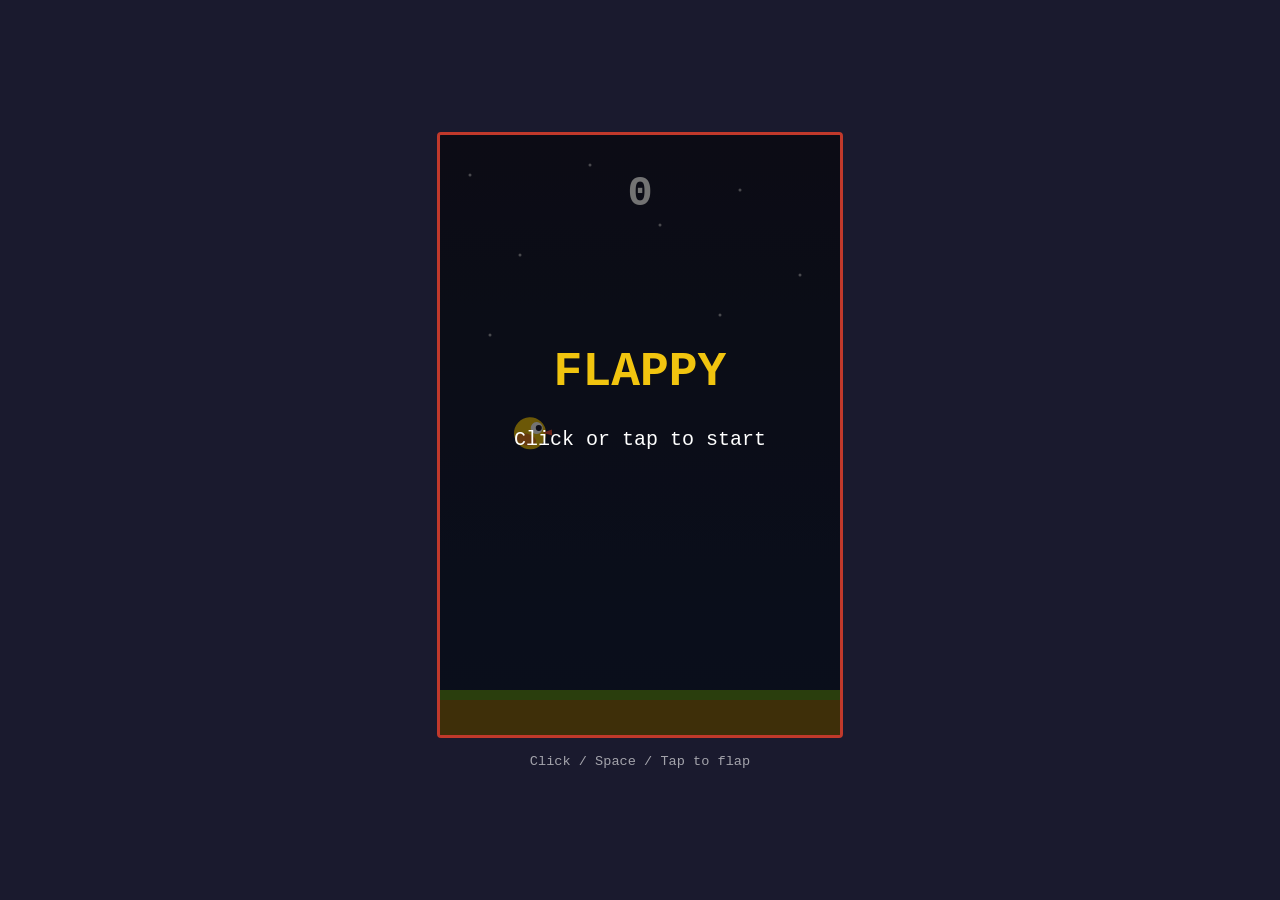
<file: flappy.html>
<!DOCTYPE html>
<html lang="en">
<head>
  <meta charset="UTF-8"/>
  <meta name="viewport" content="width=device-width, initial-scale=1.0"/>
  <title>Flappy Bird</title>
  <style>
    * { margin: 0; padding: 0; box-sizing: border-box; }

    body {
      background: #1a1a2e;
      display: flex;
      flex-direction: column;
      align-items: center;
      justify-content: center;
      min-height: 100vh;
      font-family: 'Courier New', monospace;
    }

    canvas {
      border: 3px solid #c0392b;
      border-radius: 4px;
      display: block;
      cursor: pointer;
    }

    #ui {
      color: white;
      text-align: center;
      margin-top: 1rem;
      font-size: 0.85rem;
      opacity: 0.6;
    }
  </style>
</head>
<body>

<canvas id="c" width="400" height="600"></canvas>
<div id="ui">Click / Space / Tap to flap</div>

<script>
const canvas = document.getElementById('c');
const ctx = canvas.getContext('2d');

const W = canvas.width;
const H = canvas.height;

const GRAVITY    = 0.45;
const FLAP_POWER = -9;
const PIPE_W     = 58;
const GAP        = 160;
const PIPE_SPEED = 2.8;
const BIRD_X     = 90;
const BIRD_R     = 16;

let bird, pipes, score, best, state, frame;

function init() {
  bird  = { y: H / 2, vy: 0, angle: 0 };
  pipes = [];
  score = 0;
  frame = 0;
  state = 'idle'; // idle | play | dead
}

function flap() {
  if (state === 'dead') { init(); return; }
  if (state === 'idle') state = 'play';
  bird.vy = FLAP_POWER;
}

document.addEventListener('keydown', e => { if (e.code === 'Space') { e.preventDefault(); flap(); } });
canvas.addEventListener('click', flap);
canvas.addEventListener('touchstart', e => { e.preventDefault(); flap(); }, { passive: false });

function spawnPipe() {
  const top = 80 + Math.random() * (H - GAP - 160);
  pipes.push({ x: W + PIPE_W, top, scored: false });
}

function drawBird() {
  ctx.save();
  ctx.translate(BIRD_X, bird.y);
  ctx.rotate(bird.angle);

  // body
  ctx.fillStyle = '#f1c40f';
  ctx.beginPath();
  ctx.arc(0, 0, BIRD_R, 0, Math.PI * 2);
  ctx.fill();

  // wing
  ctx.fillStyle = '#e67e22';
  ctx.beginPath();
  ctx.ellipse(-4, 6, 10, 6, 0.3, 0, Math.PI * 2);
  ctx.fill();

  // eye
  ctx.fillStyle = 'white';
  ctx.beginPath();
  ctx.arc(7, -5, 6, 0, Math.PI * 2);
  ctx.fill();
  ctx.fillStyle = '#1a1a2e';
  ctx.beginPath();
  ctx.arc(9, -5, 3, 0, Math.PI * 2);
  ctx.fill();

  // beak
  ctx.fillStyle = '#e74c3c';
  ctx.beginPath();
  ctx.moveTo(13, 0);
  ctx.lineTo(22, -3);
  ctx.lineTo(22, 3);
  ctx.closePath();
  ctx.fill();

  ctx.restore();
}

function drawPipe(p) {
  const radius = 6;

  // gradient on pipes
  const gTop = ctx.createLinearGradient(p.x, 0, p.x + PIPE_W, 0);
  gTop.addColorStop(0, '#27ae60');
  gTop.addColorStop(0.5, '#2ecc71');
  gTop.addColorStop(1, '#1e8449');

  ctx.fillStyle = gTop;

  // top pipe body
  roundRect(ctx, p.x, 0, PIPE_W, p.top, radius);
  ctx.fill();

  // top pipe cap
  ctx.fillStyle = '#1a8a45';
  roundRect(ctx, p.x - 5, p.top - 24, PIPE_W + 10, 24, radius);
  ctx.fill();

  // bottom pipe body
  const botY = p.top + GAP;
  ctx.fillStyle = gTop;
  roundRect(ctx, p.x, botY, PIPE_W, H - botY, radius);
  ctx.fill();

  // bottom pipe cap
  ctx.fillStyle = '#1a8a45';
  roundRect(ctx, p.x - 5, botY, PIPE_W + 10, 24, radius);
  ctx.fill();
}

function roundRect(ctx, x, y, w, h, r) {
  ctx.beginPath();
  ctx.moveTo(x + r, y);
  ctx.lineTo(x + w - r, y);
  ctx.quadraticCurveTo(x + w, y, x + w, y + r);
  ctx.lineTo(x + w, y + h - r);
  ctx.quadraticCurveTo(x + w, y + h, x + w - r, y + h);
  ctx.lineTo(x + r, y + h);
  ctx.quadraticCurveTo(x, y + h, x, y + h - r);
  ctx.lineTo(x, y + r);
  ctx.quadraticCurveTo(x, y, x + r, y);
  ctx.closePath();
}

function drawBg() {
  // sky gradient
  const sky = ctx.createLinearGradient(0, 0, 0, H);
  sky.addColorStop(0, '#1a1a2e');
  sky.addColorStop(1, '#16213e');
  ctx.fillStyle = sky;
  ctx.fillRect(0, 0, W, H);

  // ground
  ctx.fillStyle = '#8B6914';
  ctx.fillRect(0, H - 40, W, 40);
  ctx.fillStyle = '#5D8A1C';
  ctx.fillRect(0, H - 45, W, 10);

  // stars (static seed)
  ctx.fillStyle = 'rgba(255,255,255,0.6)';
  const stars = [[30,40],[80,120],[150,30],[220,90],[300,55],[360,140],[50,200],[280,180]];
  stars.forEach(([sx, sy]) => {
    ctx.beginPath();
    ctx.arc(sx, sy, 1.5, 0, Math.PI * 2);
    ctx.fill();
  });
}

function drawScore() {
  ctx.fillStyle = 'white';
  ctx.font = 'bold 42px Courier New';
  ctx.textAlign = 'center';
  ctx.fillText(score, W / 2, 70);

  if (best > 0) {
    ctx.font = '16px Courier New';
    ctx.fillStyle = 'rgba(255,255,255,0.5)';
    ctx.fillText('best ' + best, W / 2, 95);
  }
}

function drawOverlay() {
  ctx.fillStyle = 'rgba(0,0,0,0.55)';
  ctx.fillRect(0, 0, W, H);

  ctx.textAlign = 'center';

  if (state === 'idle') {
    ctx.fillStyle = '#f1c40f';
    ctx.font = 'bold 48px Courier New';
    ctx.fillText('FLAPPY', W/2, H/2 - 50);
    ctx.fillStyle = 'white';
    ctx.font = '20px Courier New';
    ctx.fillText('Click or tap to start', W/2, H/2 + 10);
  }

  if (state === 'dead') {
    ctx.fillStyle = '#e74c3c';
    ctx.font = 'bold 48px Courier New';
    ctx.fillText('GAME OVER', W/2, H/2 - 60);
    ctx.fillStyle = 'white';
    ctx.font = '24px Courier New';
    ctx.fillText('Score: ' + score, W/2, H/2 - 10);
    if (score === best && best > 0) {
      ctx.fillStyle = '#f1c40f';
      ctx.font = '18px Courier New';
      ctx.fillText('New best!', W/2, H/2 + 20);
    }
    ctx.fillStyle = 'rgba(255,255,255,0.7)';
    ctx.font = '18px Courier New';
    ctx.fillText('Click to play again', W/2, H/2 + 56);
  }
}

function collides(p) {
  const bx = BIRD_X, by = bird.y;
  if (bx + BIRD_R > p.x && bx - BIRD_R < p.x + PIPE_W) {
    if (by - BIRD_R < p.top || by + BIRD_R > p.top + GAP) return true;
  }
  if (by + BIRD_R >= H - 40) return true;
  if (by - BIRD_R <= 0) return true;
  return false;
}

function loop() {
  requestAnimationFrame(loop);
  frame++;

  drawBg();

  if (state === 'play') {
    // physics
    bird.vy += GRAVITY;
    bird.y  += bird.vy;
    bird.angle = Math.min(Math.max(bird.vy * 0.06, -0.5), 1.2);

    // spawn pipes
    if (frame % 90 === 0) spawnPipe();

    // update & draw pipes
    pipes.forEach(p => {
      p.x -= PIPE_SPEED;
      drawPipe(p);
      if (!p.scored && p.x + PIPE_W < BIRD_X) {
        p.scored = true;
        score++;
      }
      if (collides(p)) {
        state = 'dead';
        if (score > (best || 0)) best = score;
      }
    });
    pipes = pipes.filter(p => p.x > -PIPE_W - 10);

    // ground collision
    if (bird.y + BIRD_R >= H - 40) {
      state = 'dead';
      if (score > (best || 0)) best = score;
    }
  }

  if (state === 'idle') {
    // gentle bob
    bird.y = H / 2 + Math.sin(frame * 0.05) * 8;
    bird.angle = Math.sin(frame * 0.05) * 0.2;
  }

  drawBird();
  drawScore();

  if (state !== 'play') drawOverlay();
}

init();
loop();
</script>
</body>
</html>
</file>
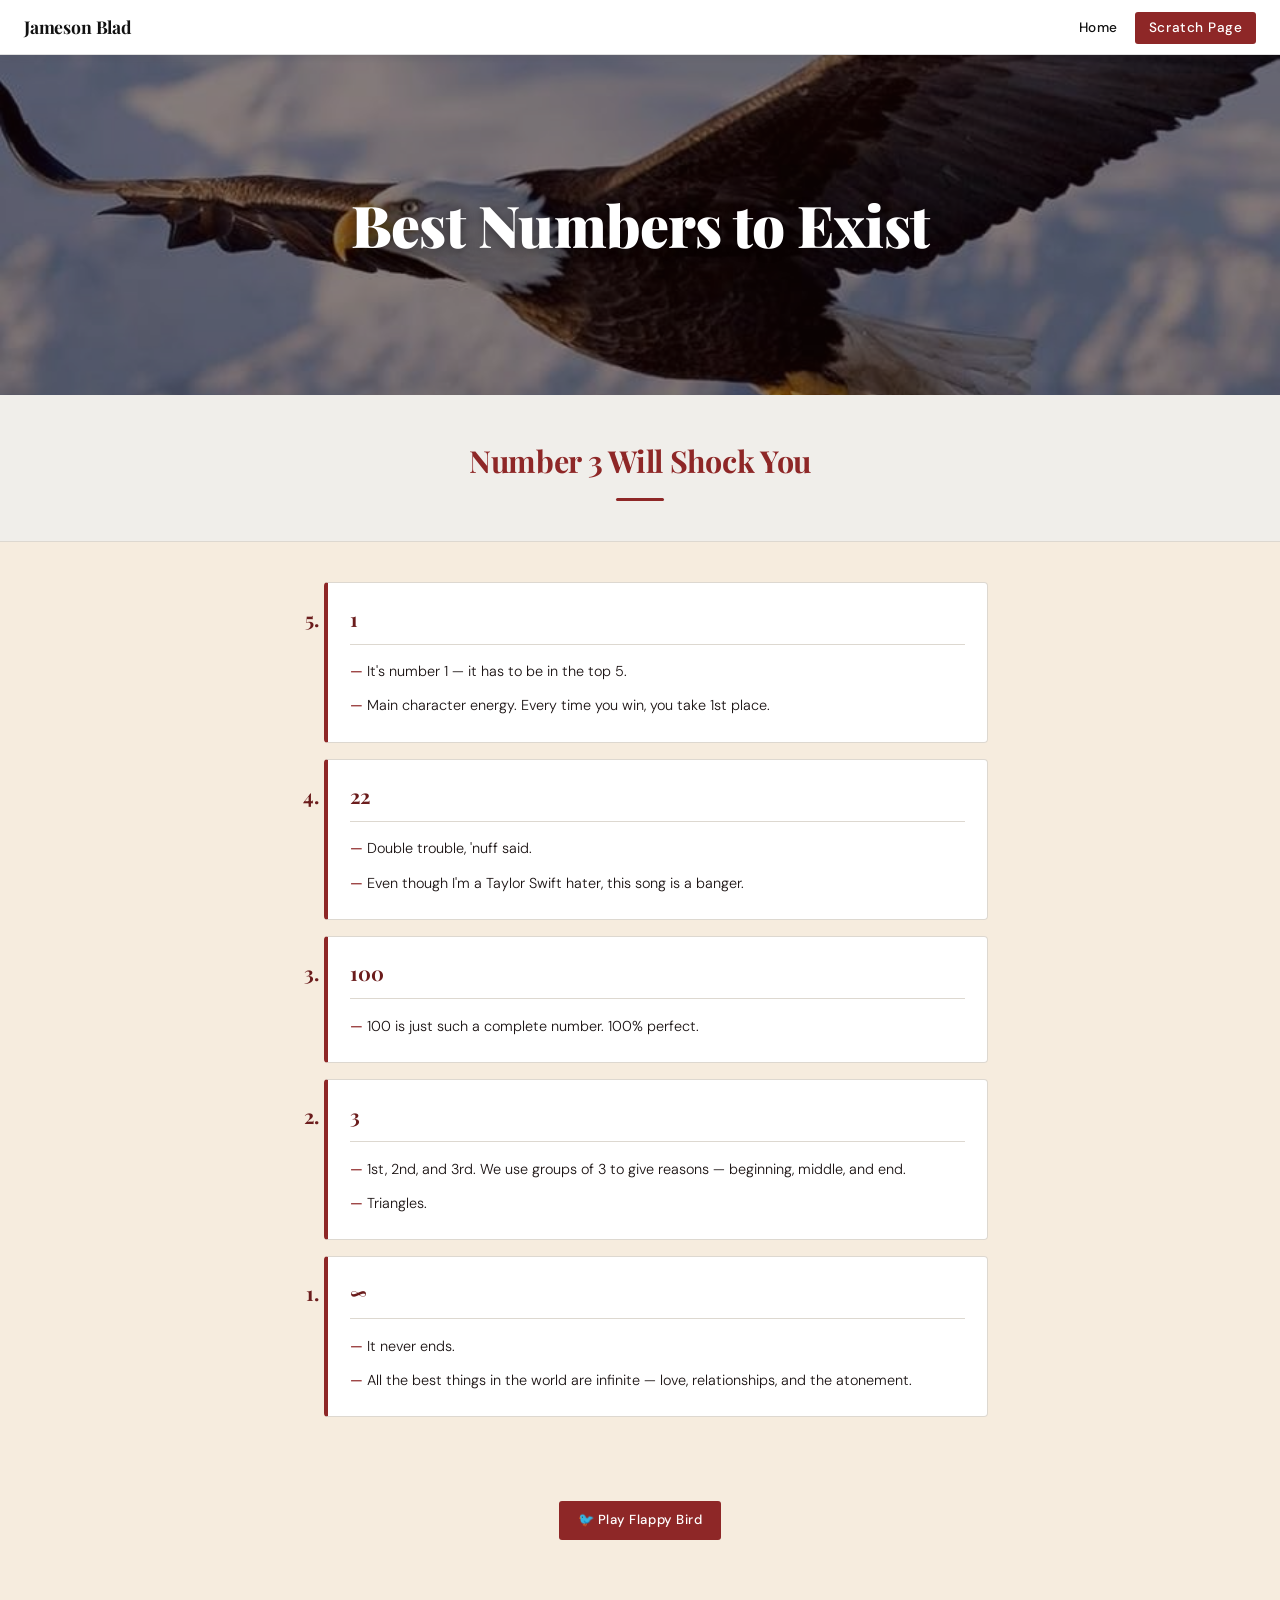
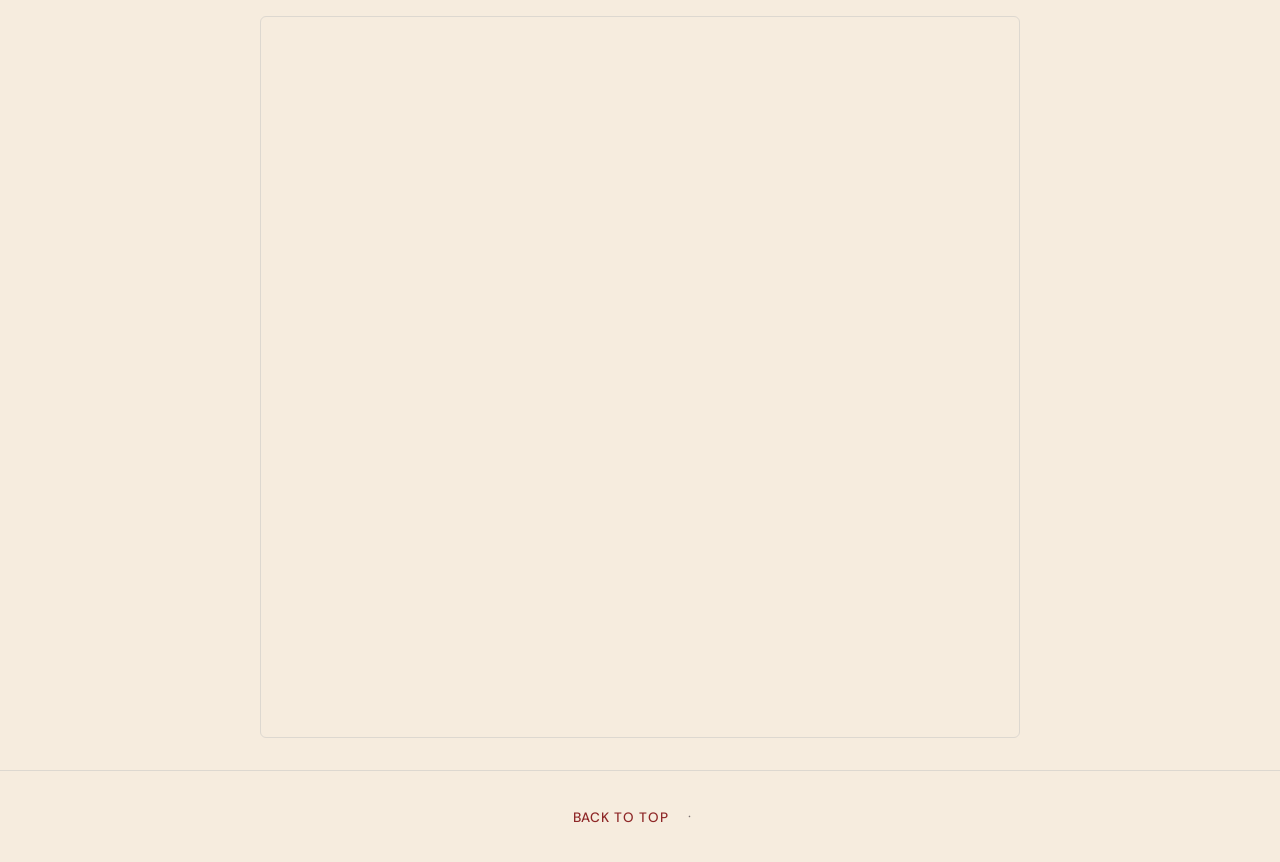
<file: fromscratch.html>
<!DOCTYPE html>
<html lang="en">
<head>
  <meta charset="UTF-8"/>
  <meta name="viewport" content="width=device-width, initial-scale=1.0"/>
  <title>Best Numbers to Exist</title>
  <link rel="stylesheet" href="css/mystyle.css"/>
  <style>
    /* ── SHARED NAV (matches index.html feel) ── */
    .site-nav {
      display: flex;
      align-items: center;
      justify-content: space-between;
      background: #fff;
      border-bottom: 1px solid #e0e0e0;
      box-shadow: 0 2px 8px rgba(0,0,0,0.06);
      padding: 0.75rem 1.5rem;
      position: sticky;
      top: 0;
      z-index: 100;
    }

    .site-nav .brand {
      font-family: 'Playfair Display', serif;
      font-weight: 700;
      font-size: 1.1rem;
      color: #111 !important;
      text-decoration: none;
      letter-spacing: -0.01em;
    }

    .site-nav ul {
      list-style: none;
      margin: 0;
      padding: 0;
      display: flex;
      gap: 0.25rem;
    }

    .site-nav ul li a {
      color: #111 !important;
      text-decoration: none;
      font-family: 'DM Sans', sans-serif;
      font-size: 0.85rem;
      font-weight: 500;
      letter-spacing: 0.04em;
      padding: 0.45rem 0.85rem;
      border-radius: 3px;
      transition: background 0.18s, color 0.18s;
    }

    .site-nav ul li a:hover {
      background: #f0eeea;
      color: #8e2727 !important;
    }

    .site-nav ul li a.active {
      background: #8e2727;
      color: #fff !important;
    }

    @media (max-width: 520px) {
      .site-nav .brand { font-size: 0.95rem; }
      .site-nav ul li a { padding: 0.4rem 0.55rem; font-size: 0.78rem; }
    }
  </style>
  <header id="top"></header>
</head>

<body>

  <!-- Shared site navigation -->
  <nav class="site-nav" id="top">
    <a href="index.html" class="brand">Jameson Blad</a>
    <ul>
      <li><a href="index.html">Home</a></li>
      <li><a href="fromscratch.html" class="active">Scratch Page</a></li>
      
    </ul>
  </nav>

  <!-- Hero -->
  <div class="backgroundimage">
    <h1>Best Numbers to Exist</h1>
  </div>

  <!-- Subheading -->
  <div class="subheading centertext">
    <h2>Number 3 Will Shock You</h2>
  </div>

  <!-- The list -->
  <div class="leftlist blockdesign">
    <ol reversed style="list-style: decimal; padding-left: 2rem;">

        <li>1
          <ul>
            <li>It's number 1 — it has to be in the top 5.</li>
            <li>Main character energy. Every time you win, you take 1st place.</li>
          </ul>
        </li>

        <li>22
          <ul>
            <li>Double trouble, 'nuff said.</li>
            <li>Even though I'm a Taylor Swift hater, this song is a banger.</li>
          </ul>
        </li>

        <li>100
          <ul>
            <li>100 is just such a complete number. 100% perfect.</li>
          </ul>
        </li>

        <li>3
          <ul>
            <li>1st, 2nd, and 3rd. We use groups of 3 to give reasons — beginning, middle, and end.</li>
            <li>Triangles.</li>
          </ul>
        </li>

        <li>∞
          <ul>
            <li>It never ends.</li>
            <li>All the best things in the world are infinite — love, relationships, and the atonement.</li>
          </ul>
        </li>

      </ol>
  </div>

  <!-- Flappy Bird link -->
  <div style="text-align:center; padding: 0.5rem 0 1.5rem;">
    <a href="flappy.html" class="nav-btn">🐦 Play Flappy Bird</a>
  </div>

  <!-- Embedded YouTube video -->
  <div class="video-wrapper">
    <iframe
      src="https://www.youtube.com/embed/z3R6zES7H8w?si=jUhx-YtwiMtBSwX2"
      title="YouTube video"
      allow="accelerometer; autoplay; clipboard-write; encrypted-media; gyroscope; picture-in-picture"
      allowfullscreen>
    </iframe>
  </div>

        <div class='tableauPlaceholder' id='viz1776231866737' style='position: relative'><noscript><a href='#'><img alt='Fruit ' src='https:&#47;&#47;public.tableau.com&#47;static&#47;images&#47;US&#47;USFruitConsumption_17762317451180&#47;Fruit&#47;1_rss.png' style='border: none' /></a></noscript><object class='tableauViz'  style='display:none;'><param name='host_url' value='https%3A%2F%2Fpublic.tableau.com%2F' /> <param name='embed_code_version' value='3' /> <param name='site_root' value='' /><param name='name' value='USFruitConsumption_17762317451180&#47;Fruit' /><param name='tabs' value='no' /><param name='toolbar' value='yes' /><param name='static_image' value='https:&#47;&#47;public.tableau.com&#47;static&#47;images&#47;US&#47;USFruitConsumption_17762317451180&#47;Fruit&#47;1.png' /> <param name='animate_transition' value='yes' /><param name='display_static_image' value='yes' /><param name='display_spinner' value='yes' /><param name='display_overlay' value='yes' /><param name='display_count' value='yes' /><param name='language' value='en-US' /><param name='filter' value='publish=yes' /></object></div>                <script type='text/javascript'>                    var divElement = document.getElementById('viz1776231866737');                    var vizElement = divElement.getElementsByTagName('object')[0];                    vizElement.style.width='900px';vizElement.style.height='752px';                    var scriptElement = document.createElement('script');                    scriptElement.src = 'https://public.tableau.com/javascripts/api/viz_v1.js';                    vizElement.parentNode.insertBefore(scriptElement, vizElement);                </script>
        
  <!-- Footer -->
  <footer class="footer-bar">
    <a href="#top">Back to Top</a>
    <span style="margin: 0 1rem; color: var(--muted);">·</span>
    
  </footer>

</body>
</html>
</file>
<file: css/mystyle.css>
@import url('https://fonts.googleapis.com/css2?family=Playfair+Display:wght@700;900&family=DM+Sans:wght@300;400;500&display=swap');

:root {
  --red:        #8e2727;
  --red-dark:   #6b1c1c;
  --red-light:  #c0392b;
  --ink:        #1a1212;
  --paper:      #f6ecde;
  --gray-light: #f0eeea;
  --rule:       #ddd8d0;
  --muted:      #7a7070;
}

body {
  background-color: var(--beige);
}

*, *::before, *::after { box-sizing: border-box; margin: 0; padding: 0; }

body {
  font-family: 'DM Sans', sans-serif;
  font-weight: 300;
  background: var(--paper);
  color: var(--ink);
  line-height: 1.7;
}

/* ── NAV BUTTON ─────────────────────────────── */
.nav-btn {
  display: inline-block;
  background: var(--red);
  color: white;
  text-decoration: none;
  padding: 0.55rem 1.2rem;
  font-family: 'DM Sans', sans-serif;
  font-size: 0.82rem;
  font-weight: 500;
  letter-spacing: 0.04em;
  border-radius: 3px;
  margin: 1.2rem 1.5rem;
  transition: background 0.2s;
}

.nav-btn:hover { background: var(--red-dark); }

/* ── HERO / BACKGROUND IMAGE ────────────────── */
/*
  IMPORTANT FOR GITHUB PAGES:
  The CSS file lives at css/mystyle.css.
  url() paths in CSS are relative to the CSS file's location.
  So to reach assets/img/ from css/, we go up one level: ../assets/img/
  Make sure your image is committed to: assets/img/EagleFly.jpg
*/
.backgroundimage {
  background-image: url("../assets/img/EagleFly.jpg");
  background-size: cover;
  background-position: center;
  background-repeat: no-repeat;
  position: relative;
  min-height: 340px;
  display: flex;
  align-items: center;
  justify-content: center;
  text-align: center;
}

.backgroundimage::before {
  content: '';
  position: absolute;
  inset: 0;
  background: rgba(20, 5, 5, 0.52);
}

.backgroundimage h1 {
  position: relative;
  font-family: 'Playfair Display', serif;
  font-size: clamp(2rem, 6vw, 3.6rem);
  font-weight: 900;
  color: white;
  letter-spacing: -0.01em;
  text-shadow: 0 2px 12px rgba(0,0,0,0.4);
  padding: 0 1.5rem;
}

/* ── SUBHEADING / CENTER TEXT ───────────────── */
.centertext {
  text-align: center;
  background: var(--gray-light);
  border-bottom: 1px solid var(--rule);
}

.subheading {
  font-family: 'Playfair Display', serif;
  color: var(--ink);
  text-align: center;
  padding: 2.5rem 1.5rem;
}

.subheading h2 {
  font-size: clamp(1.3rem, 3vw, 1.9rem);
  font-weight: 700;
  color: var(--red);
  letter-spacing: -0.01em;
  margin: 0;
}

.subheading h2::after {
  content: '';
  display: block;
  width: 48px;
  height: 3px;
  background: var(--red);
  margin: 0.7rem auto 0;
  border-radius: 2px;
}

/* ── LIST / CONTENT BLOCK ───────────────────── */
.leftlist {
  max-width: 760px;
  margin: 0 auto;
  padding: 2.5rem 2rem;
}

.blockdesign {
  text-align: left;
  padding: 2.5rem 2rem;
}

.leftlist ol {
  list-style: none;
  counter-reset: item;
  padding: 0;
}

.leftlist ol > li {
  counter-increment: item;
  background: white;
  border: 1px solid var(--rule);
  border-left: 4px solid var(--red);
  border-radius: 4px;
  padding: 1.2rem 1.4rem;
  margin-bottom: 1rem;
  font-family: 'Playfair Display', serif;
  font-size: 1.25rem;
  font-weight: 700;
  color: var(--red-dark);
  transition: box-shadow 0.2s;
}

.leftlist ol > li:hover {
  box-shadow: 0 4px 16px rgba(142,39,39,0.1);
}

.leftlist ol > li > ul {
  list-style: none;
  padding: 0.6rem 0 0 0;
  margin-top: 0.5rem;
  border-top: 1px solid var(--rule);
}

.leftlist ol > li > ul > li {
  font-family: 'DM Sans', sans-serif;
  font-size: 0.9rem;
  font-weight: 300;
  color: var(--ink);
  padding: 0.3rem 0;
}

.leftlist ol > li > ul > li::before {
  content: '— ';
  color: var(--red);
  font-weight: 500;
}

/* ── VIDEO ──────────────────────────────────── */
.video-wrapper {
  position: relative;
  padding-bottom: 56.25%;
  height: 0;
  overflow: hidden;
  max-width: 760px;
  margin: 2rem auto;
  border-radius: 6px;
  border: 1px solid var(--rule);
}

.video-wrapper iframe {
  position: absolute;
  top: 0; left: 0;
  width: 100%;
  height: 100%;
  border: none;
}

/* ── FOOTER / BACK TO TOP ───────────────────── */
.footer-bar {
  text-align: center;
  padding: 2rem 1.5rem;
  border-top: 1px solid var(--rule);
  margin-top: 2rem;
}

.footer-bar a {
  color: var(--red);
  text-decoration: none;
  font-size: 0.85rem;
  font-weight: 500;
  letter-spacing: 0.05em;
  text-transform: uppercase;
}

.footer-bar a:hover { color: var(--red-dark); }
</file>
